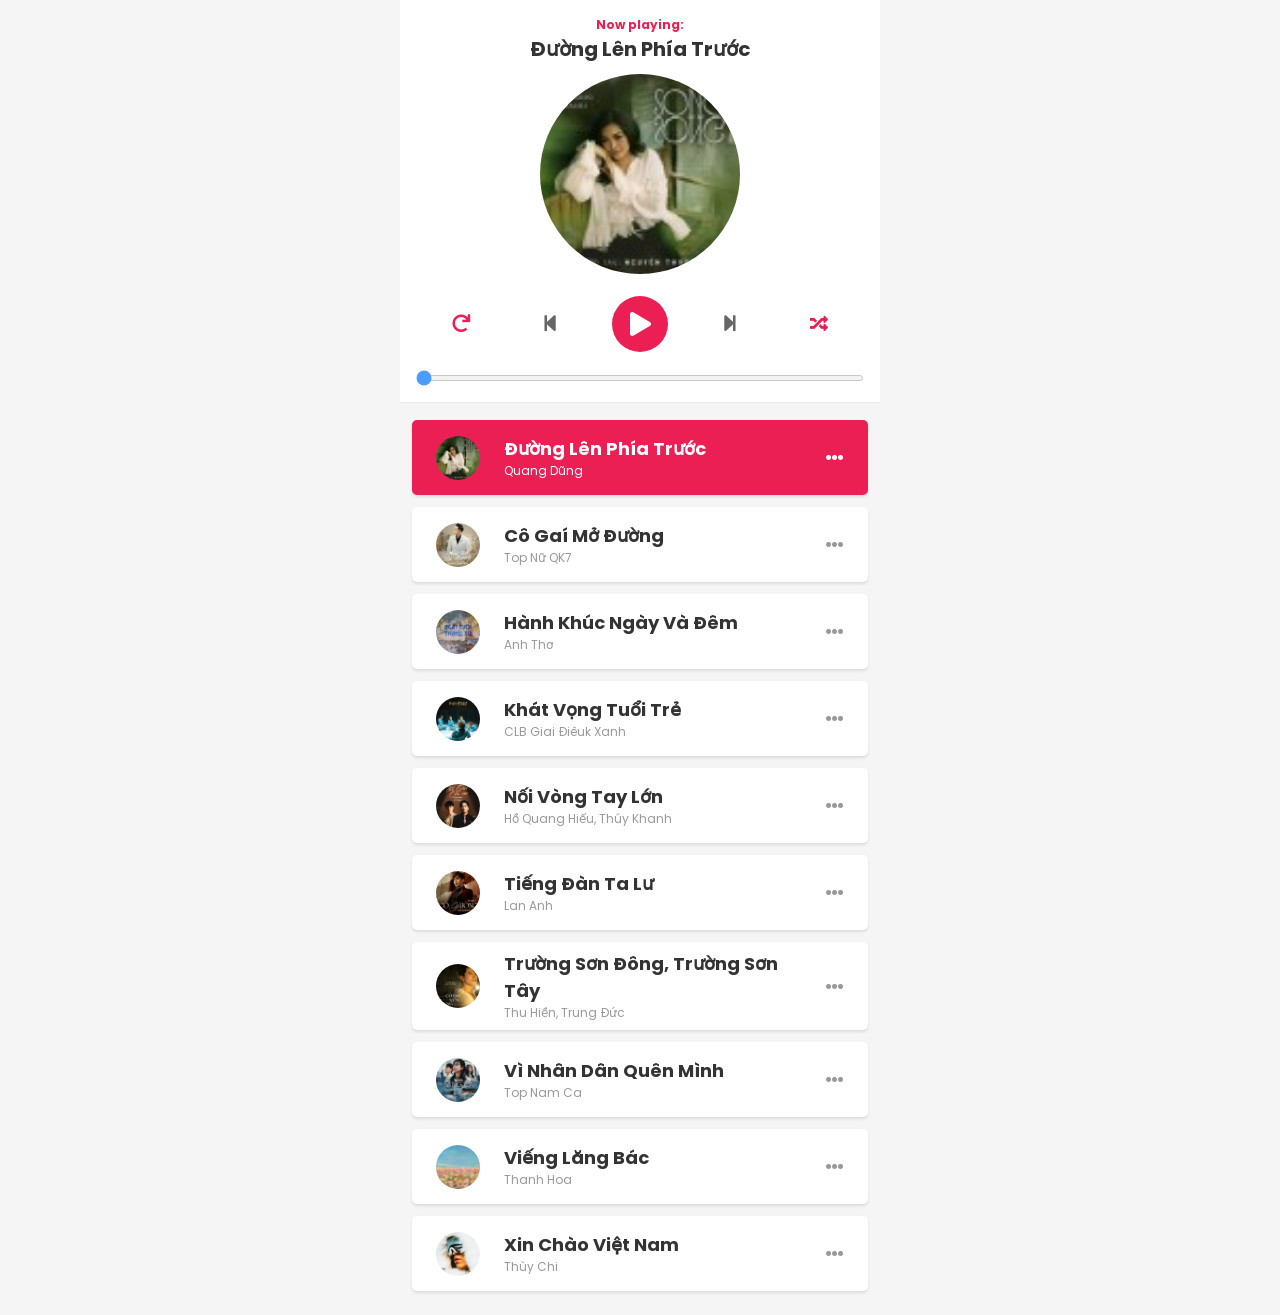
<file: music/index.html>
<!DOCTYPE html>
<html lang="en">

<head>
    <meta charset="UTF-8">
    <meta name="viewport" content="width=device-width, initial-scale=1.0">
    <title>Document</title>
    <meta name="viewport" content="width=device-width, initial-scale=1.0">
    <title>Music player</title>
    <link rel="stylesheet" href="https://cdnjs.cloudflare.com/ajax/libs/font-awesome/5.15.2/css/all.min.css"
        integrity="sha512-HK5fgLBL+xu6dm/Ii3z4xhlSUyZgTT9tuc/hSrtw6uzJOvgRr2a9jyxxT1ely+B+xFAmJKVSTbpM/CuL7qxO8w=="
        crossorigin="anonymous" />
    <link rel="preconnect" href="https://fonts.gstatic.com">
    <link href="https://fonts.googleapis.com/css2?family=Poppins:wght@300;400;600&display=swap" rel="stylesheet">
    <link rel="stylesheet" href="./css/style.css">
</head>

<body>
    <div class="player">
        <!-- Dashboard -->
        <div class="dashboard">
            <!-- Header -->
            <header>
                <h4>Now playing:</h4>
                <h2>String 57th & 9th</h2>
            </header>

            <!-- CD -->
            <div class="cd">
                <div class="cd-thumb"
                    style="background-image: url('./img/img10.jpg')">
                </div>
            </div>
            <!-- Control -->
            <div class="control">
                <div class="btn btn-repeat">
                    <i class="fas fa-redo"></i>
                </div>
                <div class="btn btn-prev">
                    <i class="fas fa-step-backward"></i>
                </div>
                <div class="btn btn-toggle-play">
                    <i class="fas fa-pause icon-pause"></i>
                    <i class="fas fa-play icon-play"></i>
                </div>
                <div class="btn btn-next">
                    <i class="fas fa-step-forward"></i>
                </div>
                <div class="btn btn-random">
                    <i class="fas fa-random"></i>
                </div>
            </div>

            <input id="progress" class="progress" type="range" value="0" step="1" min="0" max="100">

            <audio id="audio" src=""></audio>
        </div>

        <!-- Playlist -->
        <div class="playlist">

        </div>
    </div>

</body>
<script src="./js/main.js"></script>

</html>
</file>
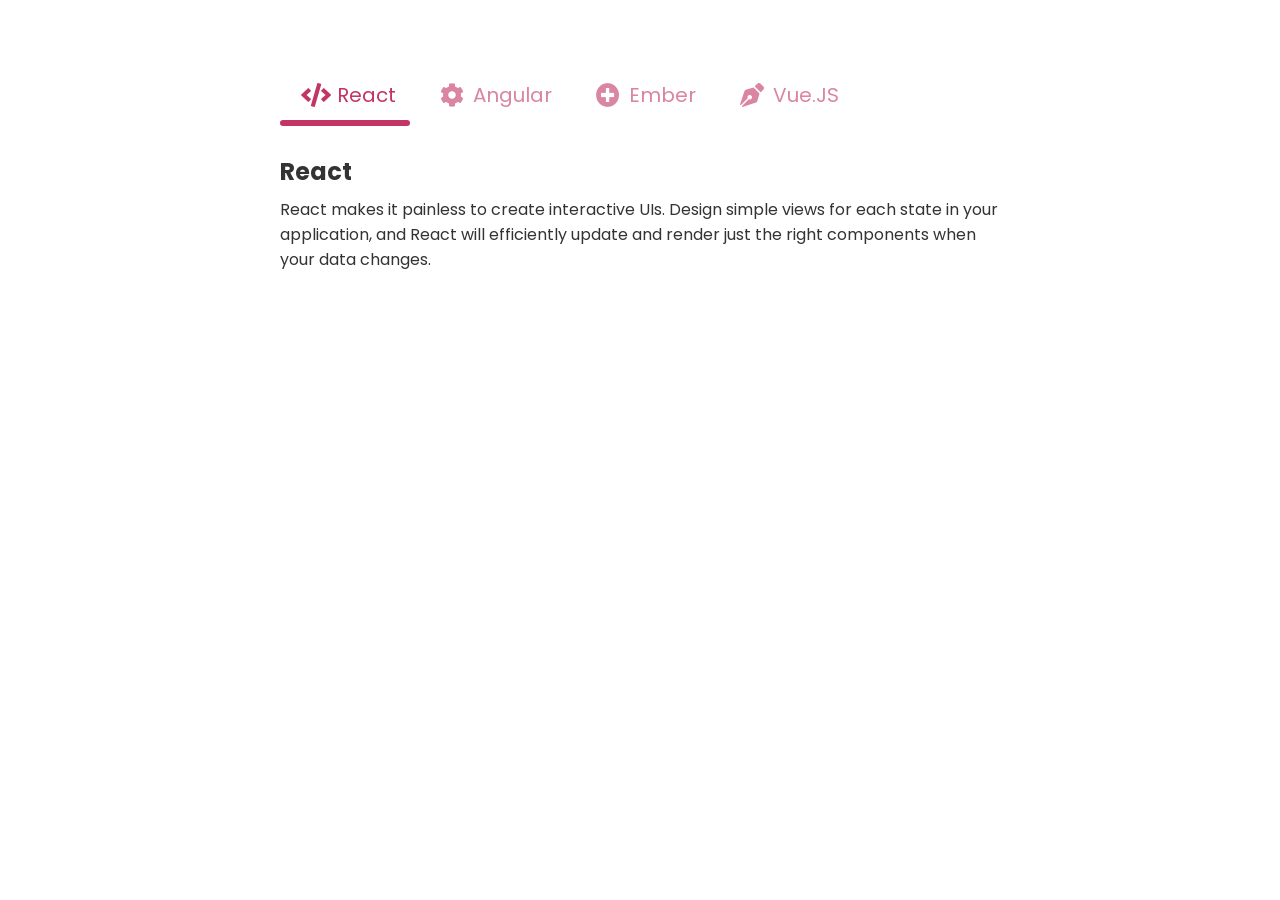
<file: tabUI/index.html>
<!DOCTYPE html>
<html lang="en">

<head>
    <meta charset="UTF-8">
    <meta name="viewport" content="width=device-width, initial-scale=1.0">
    <title>Document</title>
    <link rel="preconnect" href="https://fonts.gstatic.com">
    <link rel="stylesheet" href="https://cdnjs.cloudflare.com/ajax/libs/font-awesome/5.15.2/css/all.min.css"
        integrity="sha512-HK5fgLBL+xu6dm/Ii3z4xhlSUyZgTT9tuc/hSrtw6uzJOvgRr2a9jyxxT1ely+B+xFAmJKVSTbpM/CuL7qxO8w=="
        crossorigin="anonymous" />
    <link href="https://fonts.googleapis.com/css2?family=Poppins:wght@300;400;500;600&display=swap" rel="stylesheet">
    <link rel="stylesheet" href="index.css">
</head>

<body>
    <div>
        <!-- Tab items -->
        <div class="tabs">
            <div class="tab-item active">
                <i class="tab-icon fas fa-code"></i>
                React
            </div>
            <div class="tab-item">
                <i class="tab-icon fas fa-cog"></i>
                Angular
            </div>
            <div class="tab-item">
                <i class="tab-icon fas fa-plus-circle"></i>
                Ember
            </div>
            <div class="tab-item">
                <i class="tab-icon fas fa-pen-nib"></i>
                Vue.JS
            </div>
            <div class="line"></div>
        </div>

        <!-- Tab content -->
        <div class="tab-content">
            <div class="tab-pane active">
                <h2>React</h2>
                <p>React makes it painless to create interactive UIs. Design simple views for each state in your
                    application, and React will efficiently update and render just the right components when your data
                    changes.</p>
            </div>
            <div class="tab-pane">
                <h2>Angular</h2>
                <p>Angular is an application design framework and development platform for creating efficient and
                    sophisticated single-page apps.</p>
            </div>
            <div class="tab-pane">
                <h2>Ember</h2>
                <p>Ember.js is a productive, battle-tested JavaScript framework for building modern web applications. It
                    includes everything you need to build rich UIs that work on any device.</p>
            </div>
            <div class="tab-pane">
                <h2>Vue.js</h2>
                <p>Vue (pronounced /vjuː/, like view) is a progressive framework for building user interfaces. Unlike
                    other monolithic frameworks, Vue is designed from the ground up to be incrementally adoptable. </p>
            </div>
        </div>
    </div>
</body>
<script src="main.js"></script>
</html>
</file>
<file: music/css/style.css>
:root {
    --primary-color: #ec1f55;
    --text-color: #333;
}

* {
    padding: 0;
    margin: 0;
    box-sizing: inherit;
}

body {
    background-color: #f5f5f5;
}

html {
    box-sizing: border-box;
    font-family: "Poppins", sans-serif;
}

.player {
    position: relative;
    max-width: 480px;
    margin: 0 auto;
}

.player .icon-pause {
    display: none;
}

.player.playing .icon-pause {
    display: inline-block;
}

.player.playing .icon-play {
    display: none;
}

.dashboard {
    padding: 16px 16px 14px;
    background-color: #fff;
    position: fixed;
    top: 0;
    width: 100%;
    max-width: 480px;
    border-bottom: 1px solid #ebebeb;
}

/* HEADER */
header {
    text-align: center;
    margin-bottom: 10px;
}

header h4 {
    color: var(--primary-color);
    font-size: 12px;
}

header h2 {
    color: var(--text-color);
    font-size: 20px;
}

/* CD */
.cd {
    display: flex;
    margin: auto;
    width: 200px;
}

.cd-thumb {
    width: 100%;
    padding-top: 100%;
    border-radius: 50%;
    background-color: #333;
    background-size: cover;
    margin: auto;
}

/* CONTROL */
.control {
    display: flex;
    align-items: center;
    justify-content: space-around;
    padding: 18px 0 8px 0;
    
}

.control .btn {
    color: #666;
    padding: 18px;
    font-size: 18px;
}

.control .btn.active {
    color: var(--primary-color);
}

.control .btn-toggle-play {
    width: 56px;
    height: 56px;
    border-radius: 50%;
    font-size: 24px;
    color: #fff;
    display: flex;
    align-items: center;
    justify-content: center;
    background-color: var(--primary-color);
}

.progress {
    width: 100%;
   /* -webkit-appearance: none;*/
    height: 6px;
    background: #d3d3d3;
    outline: none;
    opacity: 0.7;
    -webkit-transition: 0.2s;
    transition: opacity 0.2s;
}

.progress::-webkit-slider-thumb {
    -webkit-appearance: none;
    appearance: none;
    width: 12px;
    height: 6px;
    background-color: var(--primary-color);
    cursor: pointer;
}

/* PLAYLIST */
.playlist {
    margin-top: 408px;
    padding: 12px;
}

.song {
    display: flex;
    align-items: center;
    margin-bottom: 12px;
    background-color: #fff;
    padding: 8px 16px;
    border-radius: 5px;
    box-shadow: 0 2px 3px rgba(0, 0, 0, 0.1);
}

.song.active {
    background-color: var(--primary-color);
   
}

.song:active {
    opacity: 0.8;
}

.song.active .option,
.song.active .author,
.song.active .title {
    color: #fff;
}

.song .thumb {
    width: 44px;
    height: 44px;
    border-radius: 50%;
    background-size: cover;
    margin: 0 8px;
}

.song .body {
    flex: 1;
    padding: 0 16px;
}

.song .title {
    font-size: 18px;
    color: var(--text-color);
}

.song .author {
    font-size: 12px;
    color: #999;
}

.song .option {
    padding: 16px 8px;
    color: #999;
    font-size: 18px;
}
</file>
<file: tabUI/index.css>
* {
    padding: 0;
    margin: 0;
    box-sizing: border-box;
  }
  body {
    display: flex;
    font-family: "Poppins", sans-serif;
  }
  body > div {
    margin: 5% auto 0;
    max-width: 720px;
  }
  .tabs {
    display: flex;
    position: relative;
  }
  .tabs .line {
    position: absolute;
    left: 0;
    bottom: 0;
    width: 0;
    height: 6px;
    border-radius: 15px;
    background-color: #c23564;
    transition: all 0.2s ease;
  }
  .tab-item {
    min-width: 80px;
    padding: 16px 20px 11px 20px;
    font-size: 20px;
    text-align: center;
    color: #c23564;
    background-color: #fff;
    border-top-left-radius: 5px;
    border-top-right-radius: 5px;
    border-bottom: 5px solid transparent;
    opacity: 0.6;
    cursor: pointer;
    transition: all 0.5s ease;
  }
  .tab-icon {
    font-size: 24px;
    width: 32px;
    position: relative;
    top: 2px;
  }
  .tab-item:hover {
    opacity: 1;
    background-color: rgba(194, 53, 100, 0.05);
    border-color: rgba(194, 53, 100, 0.1);
  }
  .tab-item.active {
    opacity: 1;
  }
  .tab-content {
    padding: 28px 0;
  }
  .tab-pane {
    color: #333;
    display: none;
  }
  .tab-pane.active {
    display: block;
  }
  .tab-pane h2 {
    font-size: 24px;
    margin-bottom: 8px;
  }
</file>
